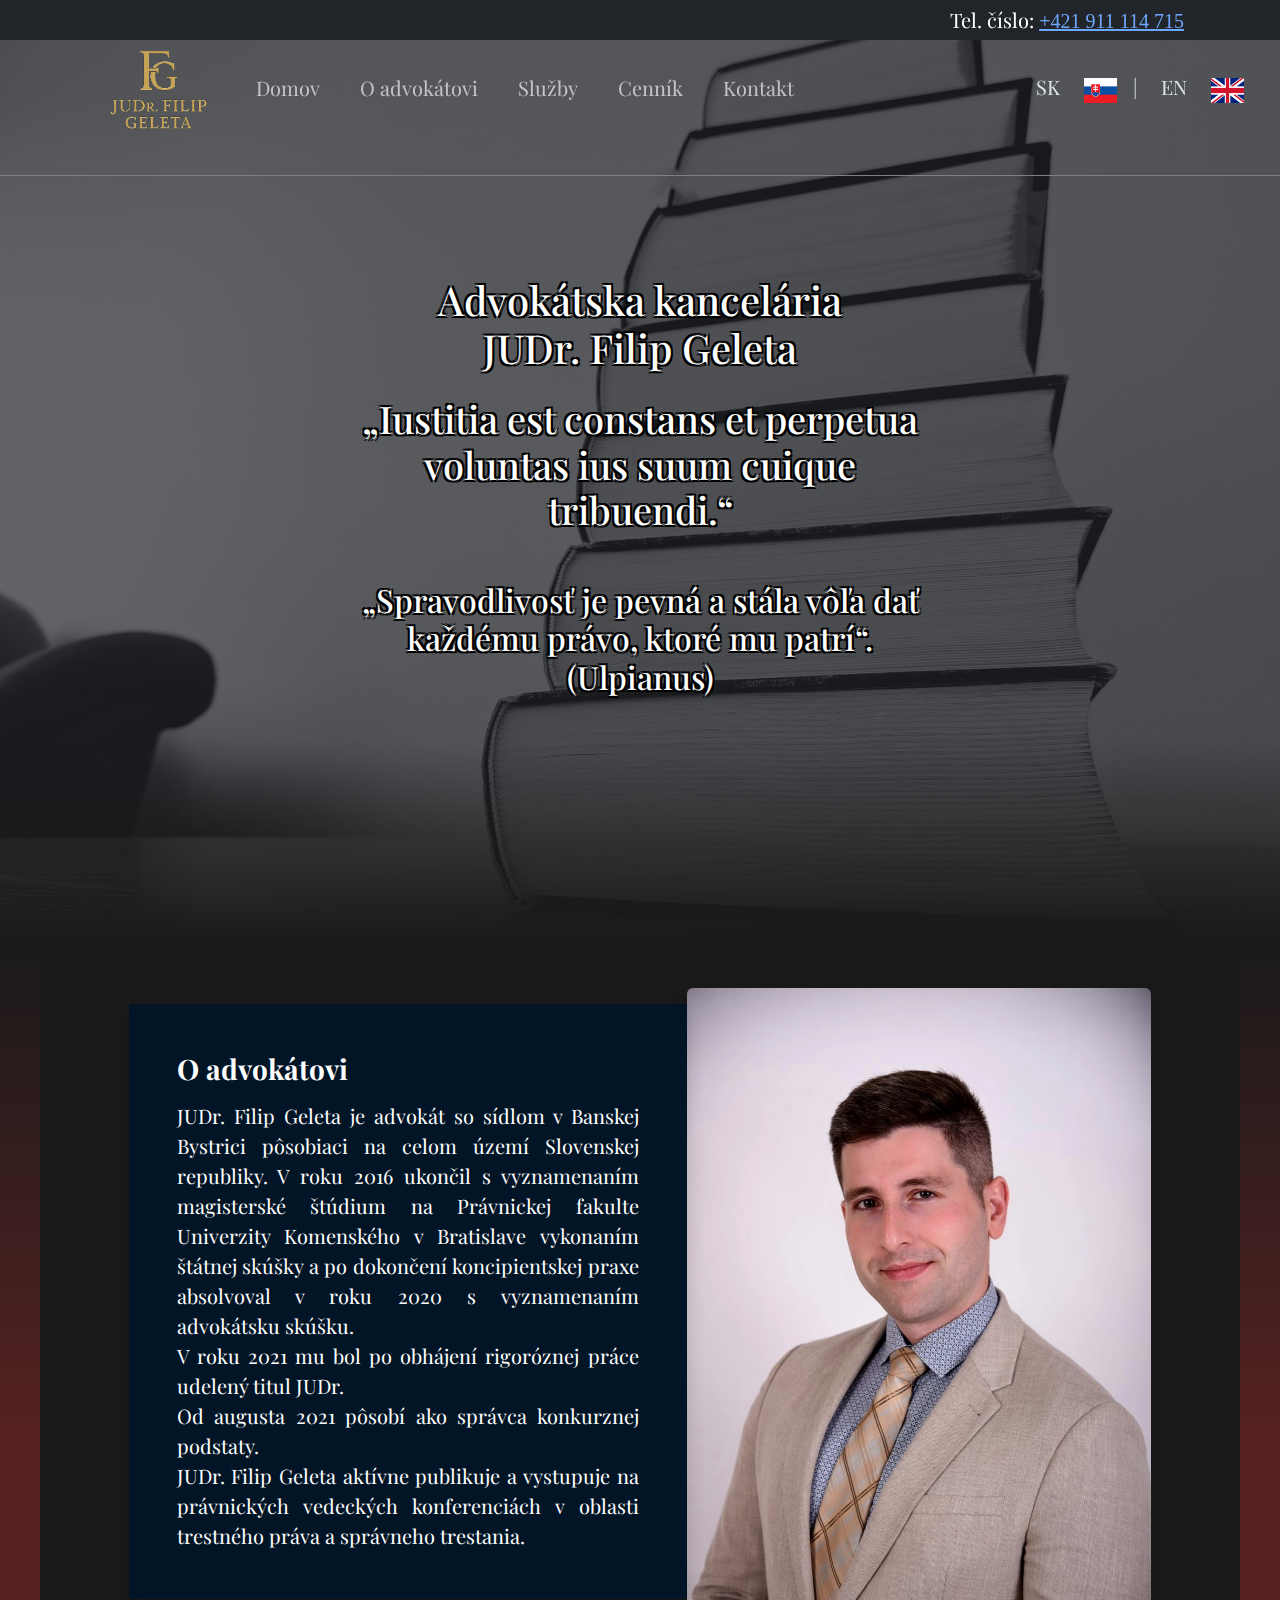
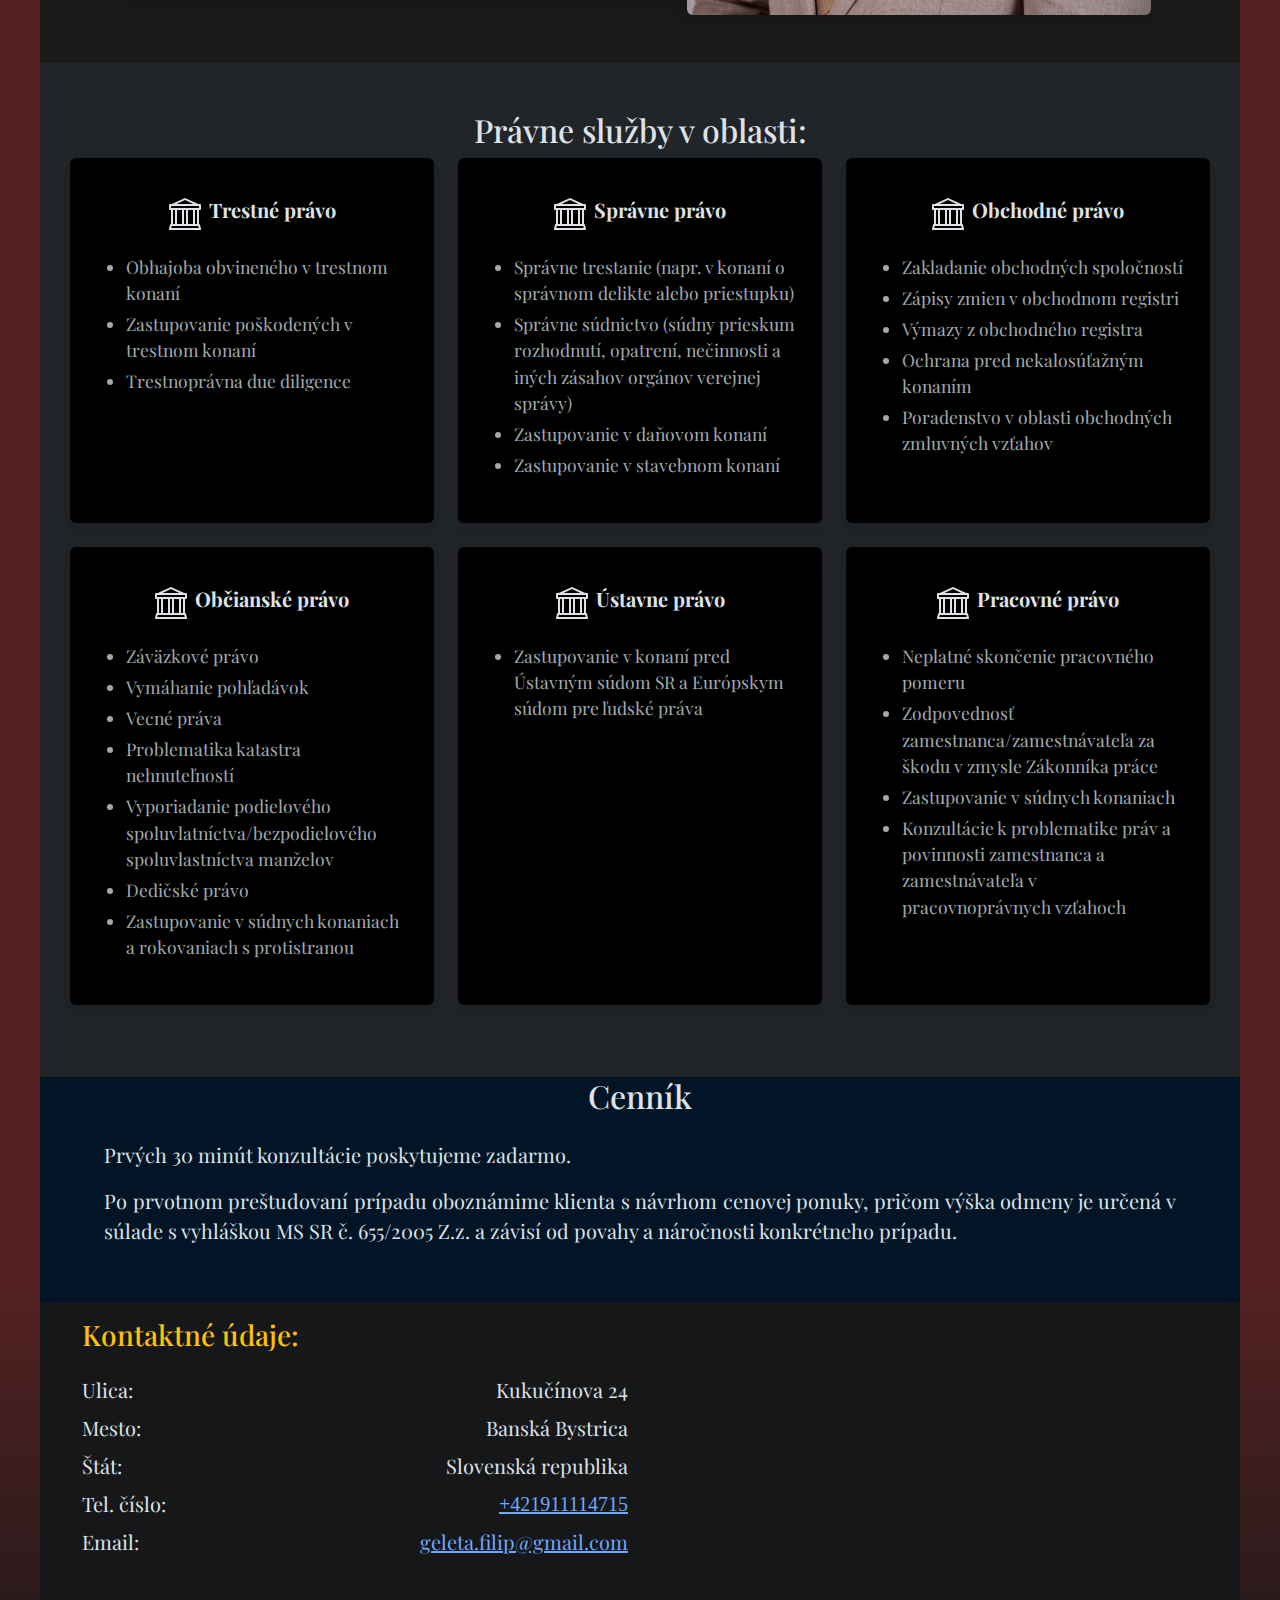
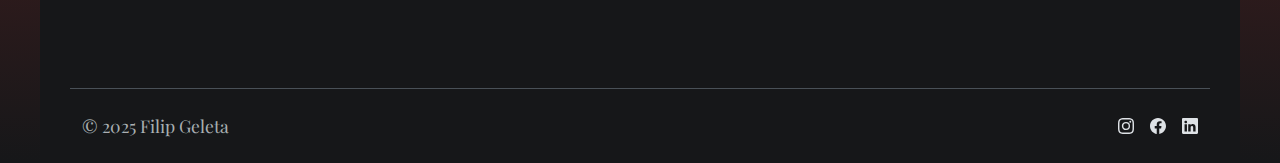
<file: index.html>
<!doctype html>
<html lang="sk">

<head>
  <meta charset="utf-8">
  <meta name="viewport" content="width=device-width, initial-scale=1">
  <meta name="description" content="JUDr. Filip Geleta poskytuje právne služby v Banskej Bystrici a v Martine najmä v oblasti trestného práva, správneho práva, obchodného práva a občianskeho práva.">
  <meta name="keywords" content="advokát, advokátska kancelária, právne služby, JUDr. Filip Geleta, Banská Bystrica, trestné právo, správne právo">
  <title>Advokát JUDr. Filip Geleta | Banská Bystrica | Martin</title>
  <link href="https://cdn.jsdelivr.net/npm/bootstrap@5.3.3/dist/css/bootstrap.min.css" rel="stylesheet"
    integrity="sha384-QWTKZyjpPEjISv5WaRU9OFeRpok6YctnYmDr5pNlyT2bRjXh0JMhjY6hW+ALEwIH" crossorigin="anonymous">
  <link href="https://fonts.googleapis.com/css2?family=Playfair+Display:ital,wght@0,400..900;1,400..900&display=swap"
    rel="stylesheet">

  <link rel="stylesheet" href="./src/css/styles.css">
  <script src="./src/js/script.js"></script>
  <script type="application/ld+json">
{
  "@context": "https://schema.org",
  "@type": "Organization",
  "name": "JUDr. Filip Geleta",
  "url": "https://www.akgeleta.sk/",
  "logo": "https://www.akgeleta.sk/public/assets/images/LogoFilip"
}
</script>

</head>

<body data-bs-theme="dark">
  <div id="top-banner" class="top-banner">
    <span>Tel. číslo: <a href="tel:+421911114715" style="font-family: Times New Roman;">+421 911 114 715 </a></span>
  </div>
  <div id="navbar-placeholder"></div>

  <section id="hero" class="hero-section">
    <img class="hero-media" src="./public/assets/images/Hero-bg.jpg" alt="Hero image">

    <div class="hero-text">
      <div class="hero-text-inner">
        <h1 class="hero-name pb-3 playfair-font">Advokátska kancelária<br> JUDr. Filip Geleta</h1>
        <h1 class="starting_phrase_latin playfair-font sm-font mt-5 sm-hide">„Iustitia est constans et perpetua voluntas
          ius suum cuique tribuendi.“</h1>
        <h2 class="starting_phrase_normal playfair-font sm-font mt-5 sm-hide">„Spravodlivosť je pevná a stála vôľa dať
          každému právo, ktoré mu patrí“.<br>(Ulpianus)</h2>
      </div>
    </div>
  </section>

  <div class="vertical-line-wrapper position-relative">
    <span class="border-line border-line-left"></span>
    <span class="border-line border-line-right"></span>

    <div style="background-color: #1a1a1a; padding: 3rem 0;">
      <section id="about-us" class="sections-width section-scroll">
        <div class="container">
          <div class="row align-items-center justify-content-center g-0">

            <!-- Text Block -->
            <div class="col-lg-6 position-relative">
              <div class="bg-dark-red text-white p-5 shadow me-lg-n5">
                <h3 class="fw-bold mb-3">O advokátovi</h3>
                <p class="mb-0 text-justify sm-alignment-left sm-font-about" >
                  JUDr. Filip Geleta je advokát so sídlom v Banskej Bystrici pôsobiaci na celom území Slovenskej
                  republiky. V roku 2016 ukončil s vyznamenaním magisterské štúdium na Právnickej fakulte Univerzity
                  Komenského v Bratislave vykonaním štátnej skúšky a po dokončení koncipientskej praxe absolvoval v roku
                  2020 s vyznamenaním advokátsku skúšku.
                  <br>V roku 2021 mu bol po obhájení rigoróznej práce udelený titul JUDr. <br>Od augusta 2021 pôsobí ako
                  správca konkurznej podstaty.
                  <br>JUDr. Filip Geleta aktívne publikuje a vystupuje na právnických vedeckých konferenciách v oblasti
                  trestného práva a správneho trestania.
                </p>
              </div>
            </div>

            <!-- Image Block -->
            <div class="col-lg-5 mt-4 mt-lg-0 ">
              <img src="./public/assets/images/Profile.jpg" alt="Profile image" class="img-fluid shadow rounded">
            </div>

          </div>
        </div>
      </section>
    </div>



    <section id="services" class="sections-width my-5 section-scroll">
      <div class="text-center">
        <h2>Právne služby v oblasti:</h2>
      </div>

      <div class="container container-services">
        <div class="row justify-content-center">

          <!-- Trestné -->
          <div class="col-lg-4 col-md-6 mb-4 col-sm-12 ">
            <div class="card h-100 text-center p-4 border-0 shadow service-item bg-black">
              <div class="mb-3">
                <i class="bi bi-briefcase fs-1 text-primary"></i>
              </div>
              <div class="d-flex align-items-center justify-content-center gap-2 mb-2">
                <svg xmlns="http://www.w3.org/2000/svg" width="32" height="32" fill="currentColor" class="bi bi-bank "
                  viewBox="0 0 16 16">
                  <path
                    d="m8 0 6.61 3h.89a.5.5 0 0 1 .5.5v2a.5.5 0 0 1-.5.5H15v7a.5.5 0 0 1 .485.38l.5 2a.498.498 0 0 1-.485.62H.5a.498.498 0 0 1-.485-.62l.5-2A.5.5 0 0 1 1 13V6H.5a.5.5 0 0 1-.5-.5v-2A.5.5 0 0 1 .5 3h.89zM3.777 3h8.447L8 1zM2 6v7h1V6zm2 0v7h2.5V6zm3.5 0v7h1V6zm2 0v7H12V6zM13 6v7h1V6zm2-1V4H1v1zm-.39 9H1.39l-.25 1h13.72z" />
                </svg>


                <h1 class="h5 fw-bold">Trestné právo</h1>
              </div>
              <ul class="small text-start text-muted">
                <li>Obhajoba obvineného v trestnom konaní</li>
                <li>Zastupovanie poškodených v trestnom konaní</li>
                <li>Trestnoprávna due diligence</li>
              </ul>
            </div>
          </div>

          <!--Správne-->
          <div class="col-lg-4 col-md-6 mb-4 col-sm-12 ">
            <div class="card h-100 text-center p-4 border-0 shadow service-item bg-black">
              <div class="mb-3">
                <i class="bi bi-briefcase fs-1 text-primary"></i>
              </div>
              <div class="d-flex align-items-center justify-content-center gap-2 mb-2">
                <svg xmlns="http://www.w3.org/2000/svg" width="32" height="32" fill="currentColor" class="bi bi-bank "
                  viewBox="0 0 16 16">
                  <path
                    d="m8 0 6.61 3h.89a.5.5 0 0 1 .5.5v2a.5.5 0 0 1-.5.5H15v7a.5.5 0 0 1 .485.38l.5 2a.498.498 0 0 1-.485.62H.5a.498.498 0 0 1-.485-.62l.5-2A.5.5 0 0 1 1 13V6H.5a.5.5 0 0 1-.5-.5v-2A.5.5 0 0 1 .5 3h.89zM3.777 3h8.447L8 1zM2 6v7h1V6zm2 0v7h2.5V6zm3.5 0v7h1V6zm2 0v7H12V6zM13 6v7h1V6zm2-1V4H1v1zm-.39 9H1.39l-.25 1h13.72z" />
                </svg>

                <h1 class="h5 fw-bold">Správne právo</h1>
              </div>
              <ul class="small text-start text-muted">
                <li>Správne trestanie (napr. v konaní o správnom delikte alebo priestupku)</li>
                <li>Správne súdnictvo (súdny prieskum rozhodnutí, opatrení, nečinnosti a iných zásahov orgánov verejnej
                  správy)</li>
                <li>Zastupovanie v daňovom konaní</li>
                <li>Zastupovanie v stavebnom konaní</li>
              </ul>

            </div>
          </div>

          <div class="col-lg-4 col-md-6 mb-4 col-sm-12 ">
            <div class="card h-100 text-center p-4 border-0 shadow service-item bg-black">
              <div class="mb-3">
                <i class="bi bi-briefcase fs-1 text-primary"></i>
              </div>
              <div class="d-flex align-items-center justify-content-center gap-2 mb-2">
                <svg xmlns="http://www.w3.org/2000/svg" width="32" height="32" fill="currentColor" class="bi bi-bank "
                  viewBox="0 0 16 16">
                  <path
                    d="m8 0 6.61 3h.89a.5.5 0 0 1 .5.5v2a.5.5 0 0 1-.5.5H15v7a.5.5 0 0 1 .485.38l.5 2a.498.498 0 0 1-.485.62H.5a.498.498 0 0 1-.485-.62l.5-2A.5.5 0 0 1 1 13V6H.5a.5.5 0 0 1-.5-.5v-2A.5.5 0 0 1 .5 3h.89zM3.777 3h8.447L8 1zM2 6v7h1V6zm2 0v7h2.5V6zm3.5 0v7h1V6zm2 0v7H12V6zM13 6v7h1V6zm2-1V4H1v1zm-.39 9H1.39l-.25 1h13.72z" />
                </svg>


                <h1 class="h5 fw-bold">Obchodné právo</h1>
              </div>
              <ul class="small text-start text-muted">
                <li>Zakladanie obchodných spoločností</li>
                <li>Zápisy zmien v obchodnom registri</li>
                <li>Výmazy z obchodného registra</li>
                <li>Ochrana pred nekalosúťažným konaním</li>
                <li>Poradenstvo v oblasti obchodných zmluvných vzťahov</li>
              </ul>

            </div>
          </div>

          <!-- Druhý riadok -->
          <div class="col-lg-4 col-md-6 mb-4 col-sm-12 ">
            <div class="card h-100 text-center p-4 border-0 shadow service-item bg-black">
              <div class="mb-3">
                <i class="bi bi-briefcase fs-1 text-primary"></i>
              </div>
              <div class="d-flex align-items-center justify-content-center gap-2 mb-2">
                <svg xmlns="http://www.w3.org/2000/svg" width="32" height="32" fill="currentColor" class="bi bi-bank "
                  viewBox="0 0 16 16">
                  <path
                    d="m8 0 6.61 3h.89a.5.5 0 0 1 .5.5v2a.5.5 0 0 1-.5.5H15v7a.5.5 0 0 1 .485.38l.5 2a.498.498 0 0 1-.485.62H.5a.498.498 0 0 1-.485-.62l.5-2A.5.5 0 0 1 1 13V6H.5a.5.5 0 0 1-.5-.5v-2A.5.5 0 0 1 .5 3h.89zM3.777 3h8.447L8 1zM2 6v7h1V6zm2 0v7h2.5V6zm3.5 0v7h1V6zm2 0v7H12V6zM13 6v7h1V6zm2-1V4H1v1zm-.39 9H1.39l-.25 1h13.72z" />
                </svg>
                <h1 class="h5 fw-bold">Občianské právo</h1>
              </div>
              <ul class="small text-start text-muted">
                <li>Záväzkové právo</li>
                <li>Vymáhanie pohľadávok</li>
                <li>Vecné práva</li>
                <li>Problematika katastra nehnuteľností</li>
                <li>Vyporiadanie podielového spoluvlatníctva/bezpodielového spoluvlastníctva manželov</li>
                <li>Dedičské právo</li>
                <li>Zastupovanie v súdnych konaniach a rokovaniach s protistranou</li>
              </ul>

            </div>
          </div>

          <div class="col-lg-4 col-md-6 mb-4 col-sm-12 ">
            <div class="card h-100 text-center p-4 border-0 shadow service-item bg-black">
              <div class="mb-3">
                <i class="bi,, bi-briefcase fs-1 text-primary"></i>
              </div>
              <div class="d-flex align-items-center justify-content-center gap-2 mb-2">
                <svg xmlns="http://www.w3.org/2000/svg" width="32" height="32" fill="currentColor" class="bi bi-bank "
                  viewBox="0 0 16 16">
                  <path
                    d="m8 0 6.61 3h.89a.5.5 0 0 1 .5.5v2a.5.5 0 0 1-.5.5H15v7a.5.5 0 0 1 .485.38l.5 2a.498.498 0 0 1-.485.62H.5a.498.498 0 0 1-.485-.62l.5-2A.5.5 0 0 1 1 13V6H.5a.5.5 0 0 1-.5-.5v-2A.5.5 0 0 1 .5 3h.89zM3.777 3h8.447L8 1zM2 6v7h1V6zm2 0v7h2.5V6zm3.5 0v7h1V6zm2 0v7H12V6zM13 6v7h1V6zm2-1V4H1v1zm-.39 9H1.39l-.25 1h13.72z" />
                </svg>
                <h1 class="h5 fw-bold">Ústavne právo</h1>
              </div>
              <ul class="small text-start text-muted">
                <li>Zastupovanie v konaní pred Ústavným súdom SR a Európskym súdom pre ľudské práva</li>

              </ul>

            </div>
          </div>

          <div class="col-lg-4 col-md-6 mb-4 col-sm-12 ">
            <div class="card h-100 text-center p-4 border-0 shadow service-item bg-black">
              <div class="mb-3">
                <i class="bi bi-briefcase fs-1 text-primary"></i>
              </div>
              <div class="d-flex align-items-center justify-content-center gap-2 mb-2">
                <svg xmlns="http://www.w3.org/2000/svg" width="32" height="32" fill="currentColor" class="bi bi-bank "
                  viewBox="0 0 16 16">
                  <path
                    d="m8 0 6.61 3h.89a.5.5 0 0 1 .5.5v2a.5.5 0 0 1-.5.5H15v7a.5.5 0 0 1 .485.38l.5 2a.498.498 0 0 1-.485.62H.5a.498.498 0 0 1-.485-.62l.5-2A.5.5 0 0 1 1 13V6H.5a.5.5 0 0 1-.5-.5v-2A.5.5 0 0 1 .5 3h.89zM3.777 3h8.447L8 1zM2 6v7h1V6zm2 0v7h2.5V6zm3.5 0v7h1V6zm2 0v7H12V6zM13 6v7h1V6zm2-1V4H1v1zm-.39 9H1.39l-.25 1h13.72z" />
                </svg>
                <h1 class="h5 fw-bold">Pracovné právo</h1>
              </div>
              <ul class="small text-start text-muted">
                <li>Neplatné skončenie pracovného pomeru</li>
                <li>Zodpovednosť zamestnanca/zamestnávateľa za škodu v zmysle Zákonníka práce</li>
                <li>Zastupovanie v súdnych konaniach</li>
                <li>Konzultácie k problematike práv a povinnosti zamestnanca a zamestnávateľa v pracovnoprávnych
                  vzťahoch</li>
              </ul>

            </div>
          </div>

        </div>

      </div>
    </section>
    <div class="bg-dark-red" style="padding-bottom: 0.5rem;">
      <section id="pricing" class="sections-width my-5 section-scroll">
        <div class="text-center">
          <h2 class="mb-4">Cenník</h2>
        </div>
        <div class="mx-lg-5 px-3 font-20">
          <p>Prvých 30 minút konzultácie poskytujeme zadarmo.</p>
          <p class="mt-3" style="text-align: justify;"> Po prvotnom preštudovaní prípadu oboznámime klienta s návrhom
            cenovej ponuky, pričom výška odmeny je určená v súlade s vyhláškou MS SR č. 655/2005 Z.z. a závisí od povahy
            a náročnosti konkrétneho prípadu.</p>
        </div>
      </section>
    </div>


  

  <section id="footer" class="bg-secondary-subtle section-scroll" style=>
    <div id="footer-placeholder"></div>
  </section>
  </div>
  <script src="https://cdn.jsdelivr.net/npm/bootstrap@5.3.3/dist/js/bootstrap.bundle.min.js"
    integrity="sha384-YvpcrYf0tY3lHB60NNkmXc5s9fDVZLESaAA55NDzOxhy9GkcIdslK1eN7N6jIeHz"
    crossorigin="anonymous"></script>

</body>

</html>
</file>
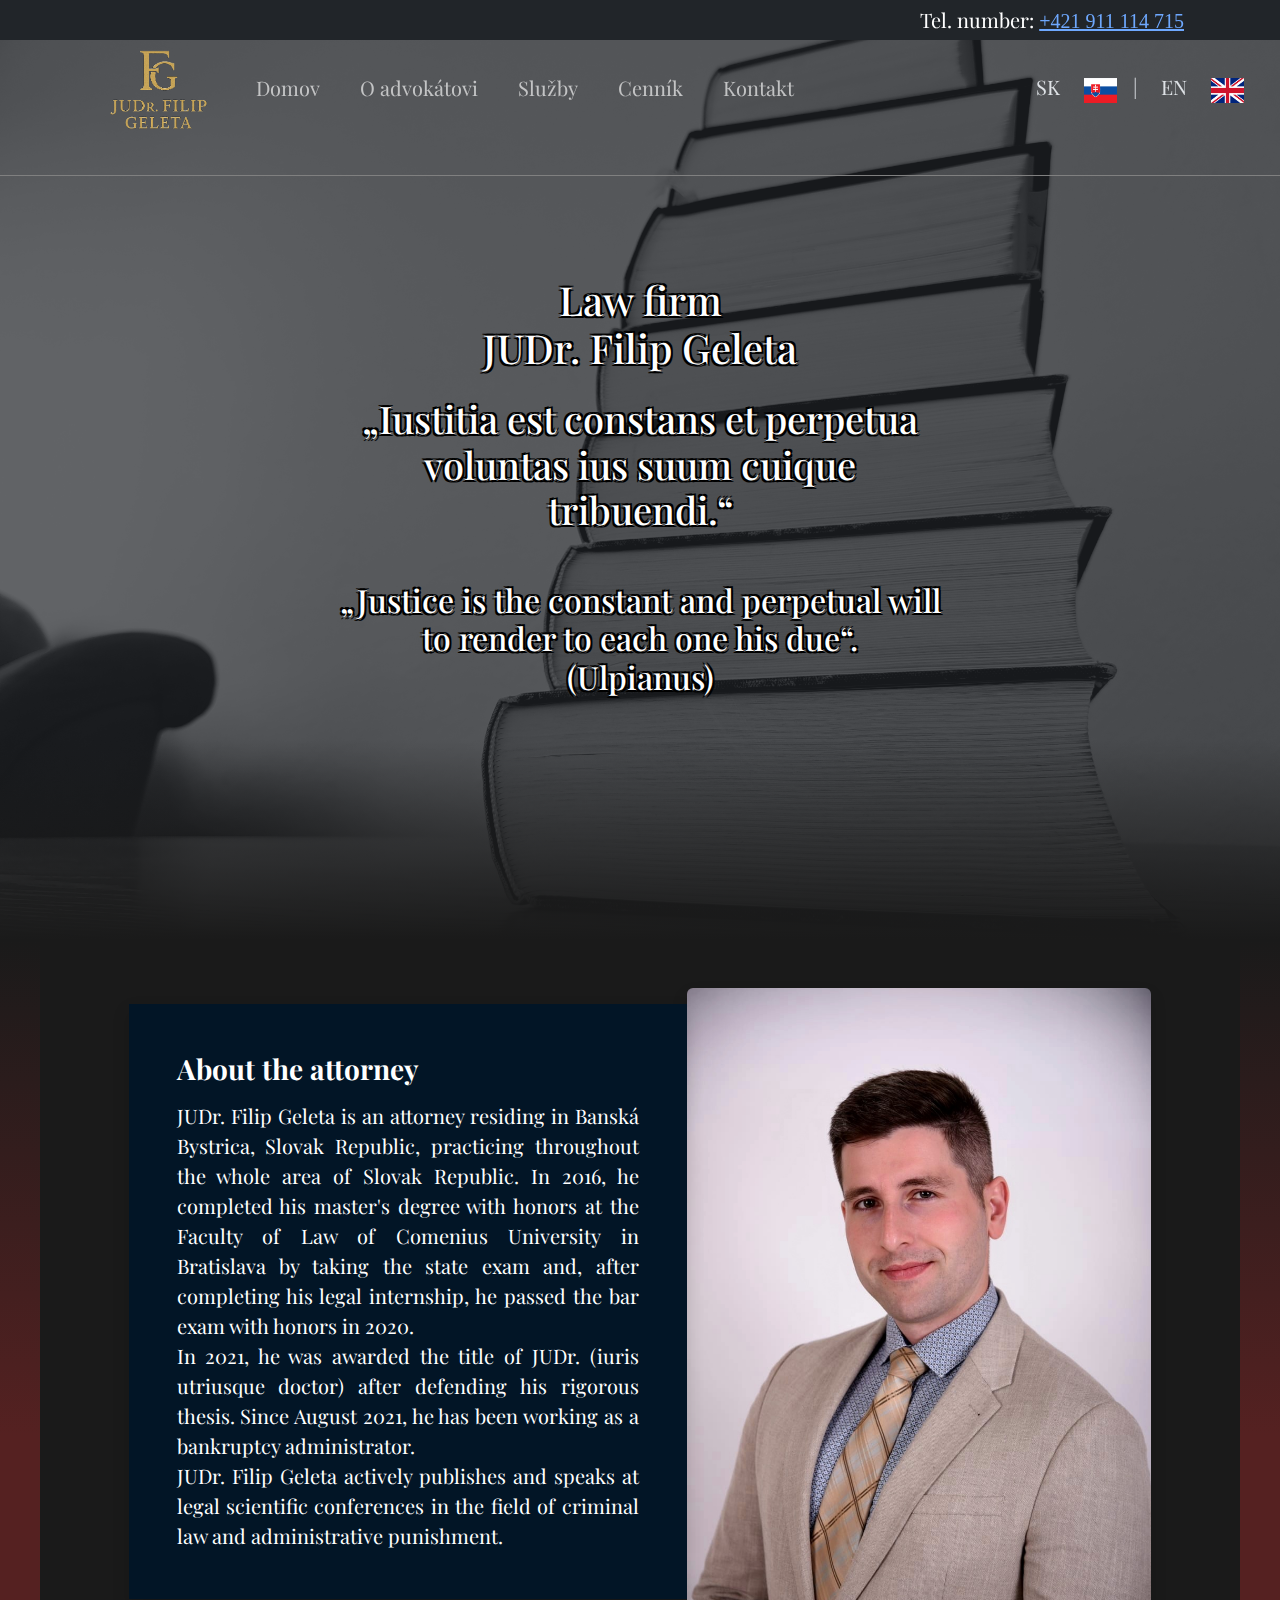
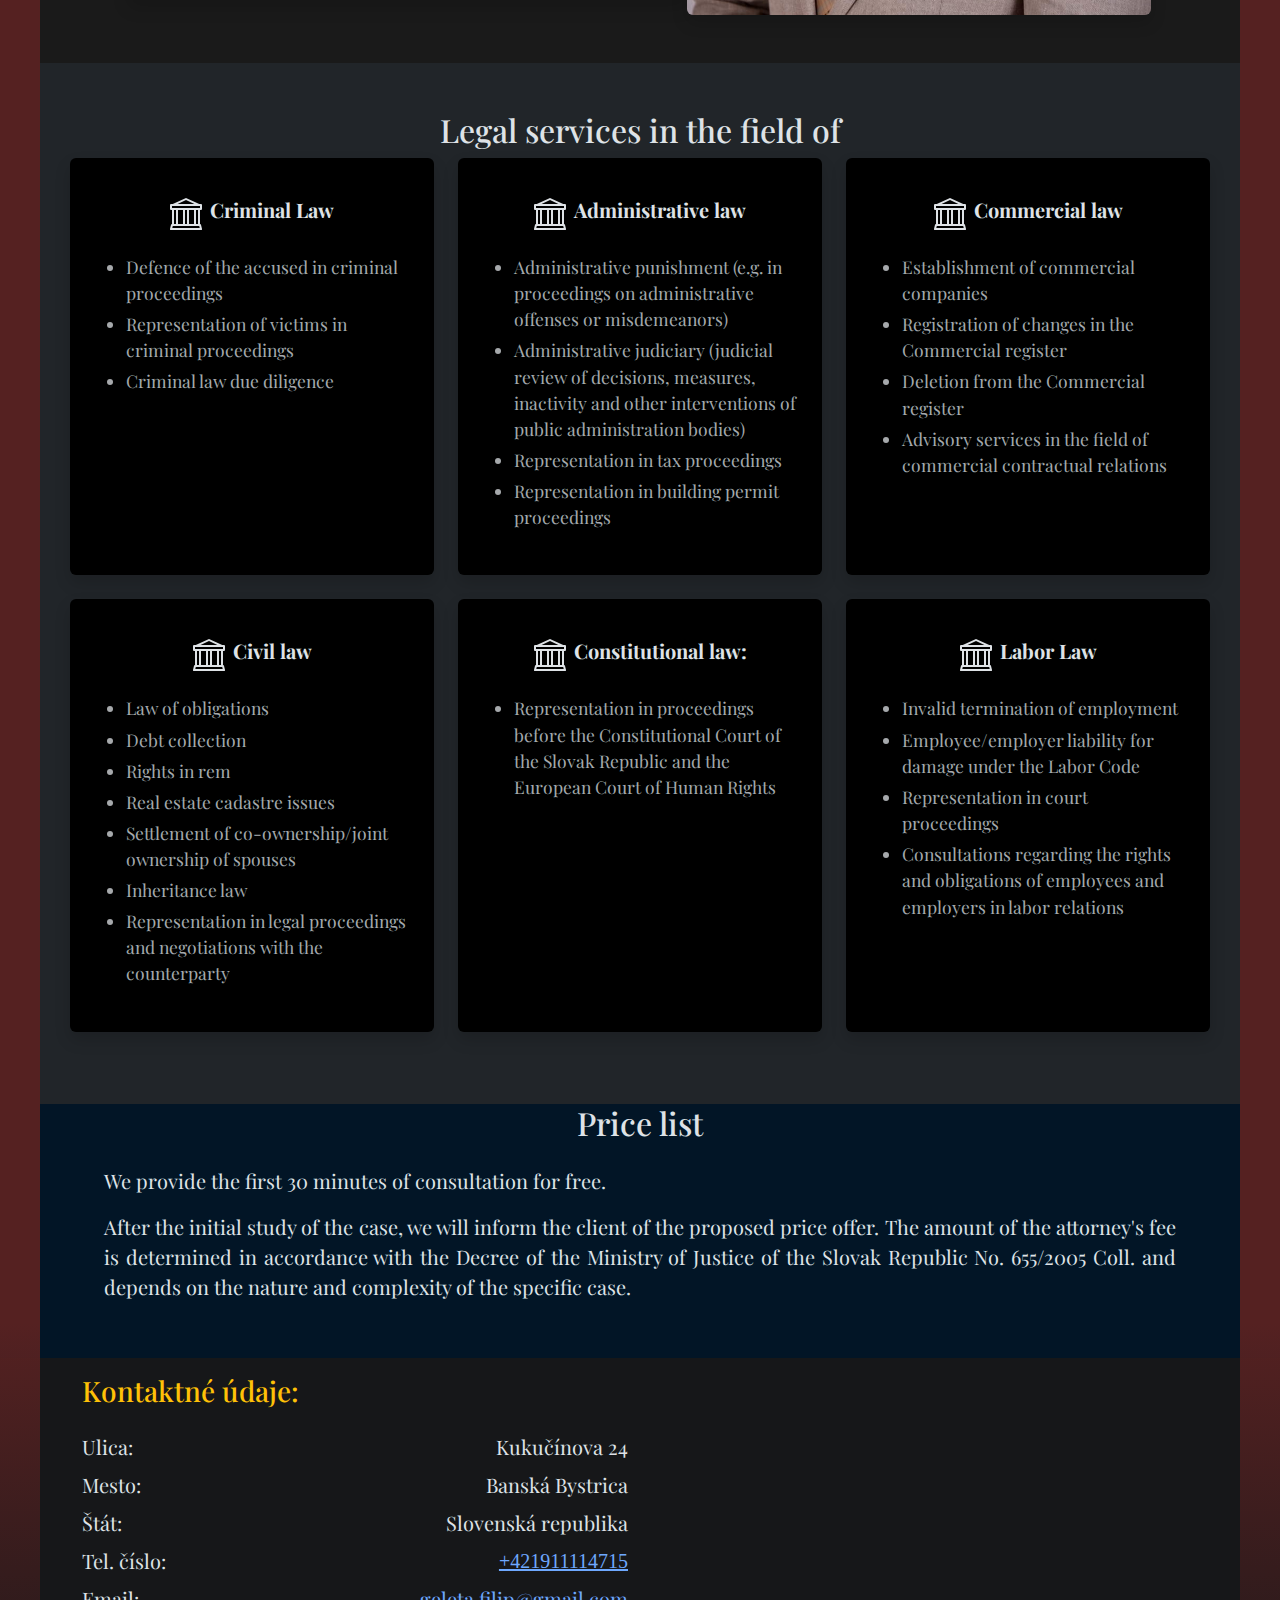
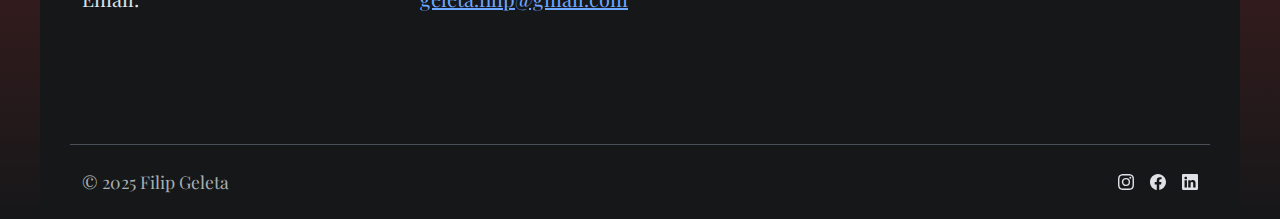
<file: En.html>
<!doctype html>
<html lang="en">

<head>
  <meta charset="utf-8">
  <meta name="viewport" content="width=device-width, initial-scale=1">
  <meta name="description" content="JUDr. Filip Geleta poskytuje právne služby v Banskej Bystrici a v Martine najmä v oblasti trestného práva, správneho práva, obchodného práva a občianskeho práva.">
  <meta name="keywords" content="advokát, advokátska kancelária, právne služby, JUDr. Filip Geleta, Banská Bystrica, trestné právo, správne právo">
  <title>Advokát JUDr. Filip Geleta | Banská Bystrica | Martin</title>
  <link href="https://cdn.jsdelivr.net/npm/bootstrap@5.3.3/dist/css/bootstrap.min.css" rel="stylesheet"
    integrity="sha384-QWTKZyjpPEjISv5WaRU9OFeRpok6YctnYmDr5pNlyT2bRjXh0JMhjY6hW+ALEwIH" crossorigin="anonymous">
  <link href="https://fonts.googleapis.com/css2?family=Playfair+Display:ital,wght@0,400..900;1,400..900&display=swap"
    rel="stylesheet">
  <link rel="stylesheet" href="./src/css/styles.css">
  <script src="./src/js/script.js"></script>
  <script type="application/ld+json">
{
  "@context": "https://schema.org",
  "@type": "Organization",
  "name": "JUDr. Filip Geleta",
  "url": "https://www.akgeleta.sk/",
  "logo": "https://www.akgeleta.sk/public/assets/images/LogoFilip",
  
}
</script>
</head>

<body data-bs-theme="dark">
  <div id="top-banner" class="top-banner">
    <span >Tel. number: <a href="tel:+421911114715" style="font-family: Times New Roman;">+421 911 114 715 </a></span>
  </div>
  <div id="navbar-placeholder"></div>

  <section id="hero" class="hero-section">
    <img class="hero-media" src="./public/assets/images/Hero-bg.jpg" alt="Hero image">

    <div class="hero-text">
      <div class="hero-text-inner">
        <h1 class="hero-name pb-3 playfair-font">Law firm <br> JUDr. Filip Geleta</h1>
        <h1 class="starting_phrase_latin playfair-font sm-font mt-5 sm-hide">„Iustitia est constans et perpetua voluntas
          ius suum cuique tribuendi.“</h1>
        <h2 class="starting_phrase_normal playfair-font sm-font mt-5 sm-hide">„Justice is the constant and perpetual will to render to each one his due“.<br>(Ulpianus)</h2>
      </div>
    </div>
  </section>

  <div class="vertical-line-wrapper position-relative">
    <span class="border-line border-line-left" ></span>
    <span class="border-line border-line-right"></span>

<div style="background-color: #1a1a1a; padding: 3rem 0;">
  <section id="about-us" class="sections-width section-scroll">
    <div class="container">
      <div class="row align-items-center justify-content-center g-0">
        
        <!-- Text Block -->
        <div class="col-lg-6 position-relative">
          <div class="bg-dark-red text-white p-5 shadow me-lg-n5">
            <h3 class="fw-bold mb-3">About the attorney</h3>
            <p class="mb-0 text-justify sm-alignment-left sm-font-about">
              JUDr. Filip Geleta is an attorney residing in Banská Bystrica, Slovak Republic, practicing throughout the whole area of Slovak Republic. In 2016, he completed his master's degree with honors at the Faculty of Law of Comenius University in Bratislava by taking the state exam and, after completing his legal internship, he passed the bar exam with honors in 2020. 
              <br>In 2021, he was awarded the title of JUDr. (iuris utriusque doctor) after defending his rigorous thesis. Since August 2021, he has been working as a bankruptcy administrator. 
              <br>JUDr. Filip Geleta actively publishes and speaks at legal scientific conferences in the field of criminal law and administrative punishment.
            </p>
          </div>
        </div>

        <!-- Image Block -->
        <div class="col-lg-5 mt-4 mt-lg-0 ">
          <img src="./public/assets/images/Profile.jpg" alt="Profile image" class="img-fluid shadow rounded">
        </div>

      </div>
    </div>
  </section>
</div>



    <section id="services" class="sections-width my-5 section-scroll">
      <div class="text-center">
        <h2>Legal services in the field of</h2>
      </div>

      <div class="container container-services">
        <div class="row justify-content-center">
          
          <!-- Trestné -->
          <div class="col-lg-4 col-md-6 mb-4 col-sm-12 ">
            <div class="card h-100 text-center p-4 border-0 shadow service-item bg-black">
              <div class="mb-3">
                <i class="bi bi-briefcase fs-1 text-primary"></i>
              </div>
              <div class="d-flex align-items-center justify-content-center gap-2 mb-2">
                <svg xmlns="http://www.w3.org/2000/svg" width="32" height="32" fill="currentColor" class="bi bi-bank " viewBox="0 0 16 16">
                  <path d="m8 0 6.61 3h.89a.5.5 0 0 1 .5.5v2a.5.5 0 0 1-.5.5H15v7a.5.5 0 0 1 .485.38l.5 2a.498.498 0 0 1-.485.62H.5a.498.498 0 0 1-.485-.62l.5-2A.5.5 0 0 1 1 13V6H.5a.5.5 0 0 1-.5-.5v-2A.5.5 0 0 1 .5 3h.89zM3.777 3h8.447L8 1zM2 6v7h1V6zm2 0v7h2.5V6zm3.5 0v7h1V6zm2 0v7H12V6zM13 6v7h1V6zm2-1V4H1v1zm-.39 9H1.39l-.25 1h13.72z"/>
                </svg>
                

                <h1 class="h5 fw-bold">Criminal Law</h1>
              </div>
              <ul class="small text-start text-muted">
                <li>Defence of the accused in criminal proceedings</li>
                <li>Representation of victims in criminal proceedings</li>
                <li>Criminal law due diligence</li>
              </ul>
            </div>
          </div>

          <!--Správne-->
          <div class="col-lg-4 col-md-6 mb-4 col-sm-12 ">
            <div class="card h-100 text-center p-4 border-0 shadow service-item bg-black">
              <div class="mb-3">
                <i class="bi bi-briefcase fs-1 text-primary"></i>
              </div>
              <div class="d-flex align-items-center justify-content-center gap-2 mb-2">
                <svg xmlns="http://www.w3.org/2000/svg" width="32" height="32" fill="currentColor" class="bi bi-bank " viewBox="0 0 16 16">
                  <path d="m8 0 6.61 3h.89a.5.5 0 0 1 .5.5v2a.5.5 0 0 1-.5.5H15v7a.5.5 0 0 1 .485.38l.5 2a.498.498 0 0 1-.485.62H.5a.498.498 0 0 1-.485-.62l.5-2A.5.5 0 0 1 1 13V6H.5a.5.5 0 0 1-.5-.5v-2A.5.5 0 0 1 .5 3h.89zM3.777 3h8.447L8 1zM2 6v7h1V6zm2 0v7h2.5V6zm3.5 0v7h1V6zm2 0v7H12V6zM13 6v7h1V6zm2-1V4H1v1zm-.39 9H1.39l-.25 1h13.72z"/>
                </svg>
                
                <h1 class="h5 fw-bold">Administrative law</h1>
              </div>
              <ul class="small text-start text-muted">
                <li>Administrative punishment (e.g. in proceedings on administrative offenses or misdemeanors)</li>
                <li>Administrative judiciary (judicial review of decisions, measures, inactivity and other interventions of public administration bodies)</li>
                <li>Representation in tax proceedings</li>
                <li>Representation in building permit proceedings</li>
              </ul>
              
            </div>
          </div>

          <div class="col-lg-4 col-md-6 mb-4 col-sm-12 ">
            <div class="card h-100 text-center p-4 border-0 shadow service-item bg-black">
              <div class="mb-3">
                <i class="bi bi-briefcase fs-1 text-primary"></i>
              </div>
              <div class="d-flex align-items-center justify-content-center gap-2 mb-2">
                <svg xmlns="http://www.w3.org/2000/svg" width="32" height="32" fill="currentColor" class="bi bi-bank " viewBox="0 0 16 16">
                  <path d="m8 0 6.61 3h.89a.5.5 0 0 1 .5.5v2a.5.5 0 0 1-.5.5H15v7a.5.5 0 0 1 .485.38l.5 2a.498.498 0 0 1-.485.62H.5a.498.498 0 0 1-.485-.62l.5-2A.5.5 0 0 1 1 13V6H.5a.5.5 0 0 1-.5-.5v-2A.5.5 0 0 1 .5 3h.89zM3.777 3h8.447L8 1zM2 6v7h1V6zm2 0v7h2.5V6zm3.5 0v7h1V6zm2 0v7H12V6zM13 6v7h1V6zm2-1V4H1v1zm-.39 9H1.39l-.25 1h13.72z"/>
                </svg>
                

                <h1 class="h5 fw-bold">Commercial law</h1>
              </div>
              <ul class="small text-start text-muted">
                <li>Establishment of commercial companies</li>
                <li>Registration of changes in the Commercial register</li>
                <li>Deletion from the Commercial register</li>
                <li>Advisory services in the field of commercial contractual relations</li>
              </ul>
              
            </div>
          </div>

          <!-- Druhý riadok -->
          <div class="col-lg-4 col-md-6 mb-4 col-sm-12 ">
            <div class="card h-100 text-center p-4 border-0 shadow service-item bg-black">
              <div class="mb-3">
                <i class="bi bi-briefcase fs-1 text-primary"></i>
              </div>
              <div class="d-flex align-items-center justify-content-center gap-2 mb-2">
                <svg xmlns="http://www.w3.org/2000/svg" width="32" height="32" fill="currentColor" class="bi bi-bank " viewBox="0 0 16 16">
                  <path d="m8 0 6.61 3h.89a.5.5 0 0 1 .5.5v2a.5.5 0 0 1-.5.5H15v7a.5.5 0 0 1 .485.38l.5 2a.498.498 0 0 1-.485.62H.5a.498.498 0 0 1-.485-.62l.5-2A.5.5 0 0 1 1 13V6H.5a.5.5 0 0 1-.5-.5v-2A.5.5 0 0 1 .5 3h.89zM3.777 3h8.447L8 1zM2 6v7h1V6zm2 0v7h2.5V6zm3.5 0v7h1V6zm2 0v7H12V6zM13 6v7h1V6zm2-1V4H1v1zm-.39 9H1.39l-.25 1h13.72z"/>
                </svg>
                <h1 class="h5 fw-bold">Civil law</h1>
              </div>
              <ul class="small text-start text-muted">
                <li>Law of obligations</li>
                <li>Debt collection</li>
                <li>Rights in rem</li>
                <li>Real estate cadastre issues</li>
                <li>Settlement of co-ownership/joint ownership of spouses</li>
                <li>Inheritance law</li>
                <li>Representation in legal proceedings and negotiations with the counterparty</li>
              </ul>
              
            </div>
          </div>

          <div class="col-lg-4 col-md-6 mb-4 col-sm-12 ">
            <div class="card h-100 text-center p-4 border-0 shadow service-item bg-black">
              <div class="mb-3">
                <i class="bi,, bi-briefcase fs-1 text-primary"></i>
              </div>
              <div class="d-flex align-items-center justify-content-center gap-2 mb-2">
                <svg xmlns="http://www.w3.org/2000/svg" width="32" height="32" fill="currentColor" class="bi bi-bank " viewBox="0 0 16 16">
                  <path d="m8 0 6.61 3h.89a.5.5 0 0 1 .5.5v2a.5.5 0 0 1-.5.5H15v7a.5.5 0 0 1 .485.38l.5 2a.498.498 0 0 1-.485.62H.5a.498.498 0 0 1-.485-.62l.5-2A.5.5 0 0 1 1 13V6H.5a.5.5 0 0 1-.5-.5v-2A.5.5 0 0 1 .5 3h.89zM3.777 3h8.447L8 1zM2 6v7h1V6zm2 0v7h2.5V6zm3.5 0v7h1V6zm2 0v7H12V6zM13 6v7h1V6zm2-1V4H1v1zm-.39 9H1.39l-.25 1h13.72z"/>
                </svg>
                <h1 class="h5 fw-bold">Constitutional law:</h1>
              </div>
              <ul class="small text-start text-muted">
                <li>Representation in proceedings before the Constitutional Court of the Slovak Republic and the European Court of Human Rights</li>

              </ul>

            </div>
          </div>

          <div class="col-lg-4 col-md-6 mb-4 col-sm-12 ">
            <div class="card h-100 text-center p-4 border-0 shadow service-item bg-black">
              <div class="mb-3">
                <i class="bi bi-briefcase fs-1 text-primary"></i>
              </div>
              <div class="d-flex align-items-center justify-content-center gap-2 mb-2">
                <svg xmlns="http://www.w3.org/2000/svg" width="32" height="32" fill="currentColor" class="bi bi-bank " viewBox="0 0 16 16">
                  <path d="m8 0 6.61 3h.89a.5.5 0 0 1 .5.5v2a.5.5 0 0 1-.5.5H15v7a.5.5 0 0 1 .485.38l.5 2a.498.498 0 0 1-.485.62H.5a.498.498 0 0 1-.485-.62l.5-2A.5.5 0 0 1 1 13V6H.5a.5.5 0 0 1-.5-.5v-2A.5.5 0 0 1 .5 3h.89zM3.777 3h8.447L8 1zM2 6v7h1V6zm2 0v7h2.5V6zm3.5 0v7h1V6zm2 0v7H12V6zM13 6v7h1V6zm2-1V4H1v1zm-.39 9H1.39l-.25 1h13.72z"/>
                </svg>
                <h1 class="h5 fw-bold">Labor Law</h1>
              </div>
              <ul class="small text-start text-muted">
                <li>Invalid termination of employment</li>
                <li>Employee/employer liability for damage under the Labor Code</li>
                <li>Representation in court proceedings</li>
                <li>Consultations regarding the rights and obligations of employees and employers in labor relations</li>
              </ul>
              
            </div>
          </div>

        </div>

      </div>
    </section>
    <div class="bg-dark-red" style="padding-bottom: 0.5rem;">
      <section id="pricing" class="sections-width my-5 section-scroll">
        <div class="text-center">
          <h2 class="mb-4">Price list</h2>
        </div>
        <div class="mx-lg-5 px-3 font-20" >
          <p>We provide the first 30 minutes of consultation for free.</p>
          <p class="mt-3" style="text-align: justify;">After the initial study of the case, we will inform the client of the proposed price offer.
            The amount of the attorney's fee is determined in accordance with the Decree of the Ministry of Justice of the Slovak Republic No. 655/2005 Coll. and depends on the nature and complexity of the specific case.</p>
        </div>
      </section>
    </div>


  

  <section id="footer" class="bg-secondary-subtle section-scroll" style=>
    <div id="footer-placeholder"></div>
  </section>
</div>
  <script src="https://cdn.jsdelivr.net/npm/bootstrap@5.3.3/dist/js/bootstrap.bundle.min.js"
    integrity="sha384-YvpcrYf0tY3lHB60NNkmXc5s9fDVZLESaAA55NDzOxhy9GkcIdslK1eN7N6jIeHz"
    crossorigin="anonymous"></script>

</body>

</html>
</file>
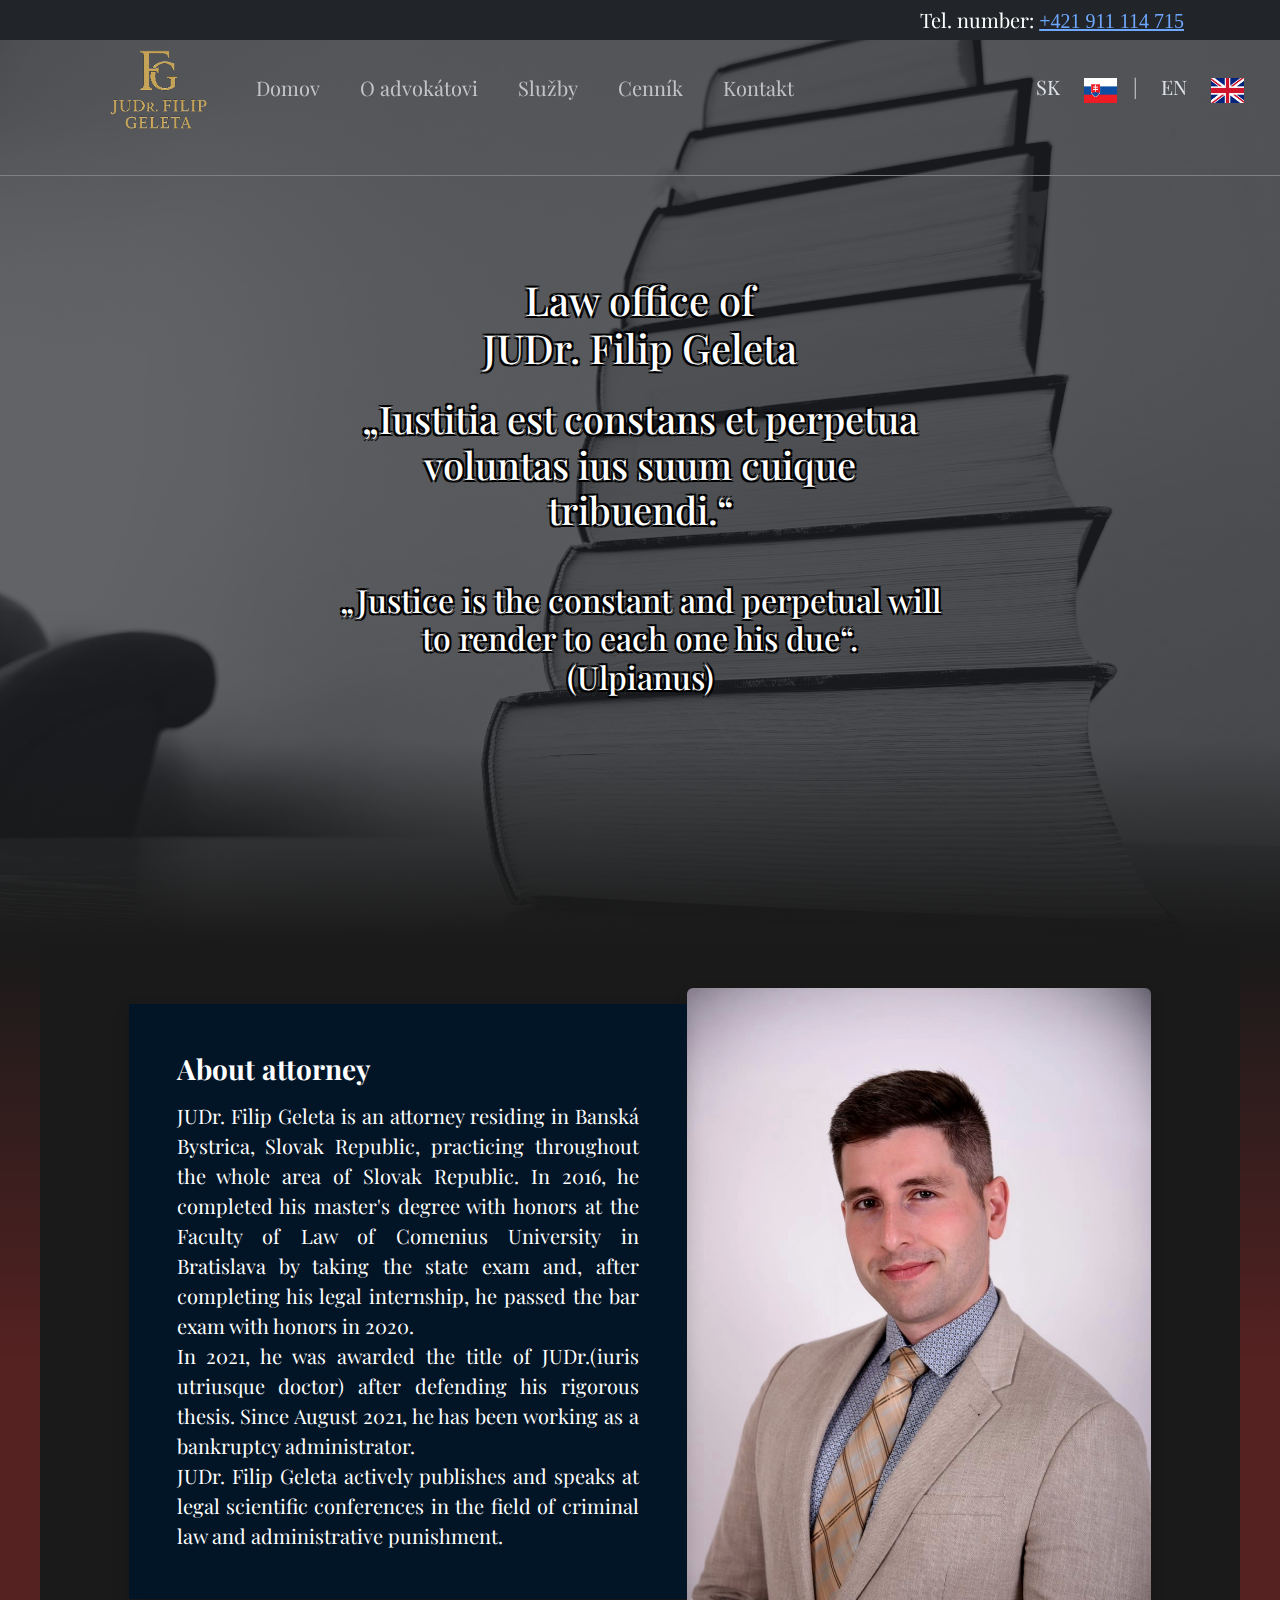
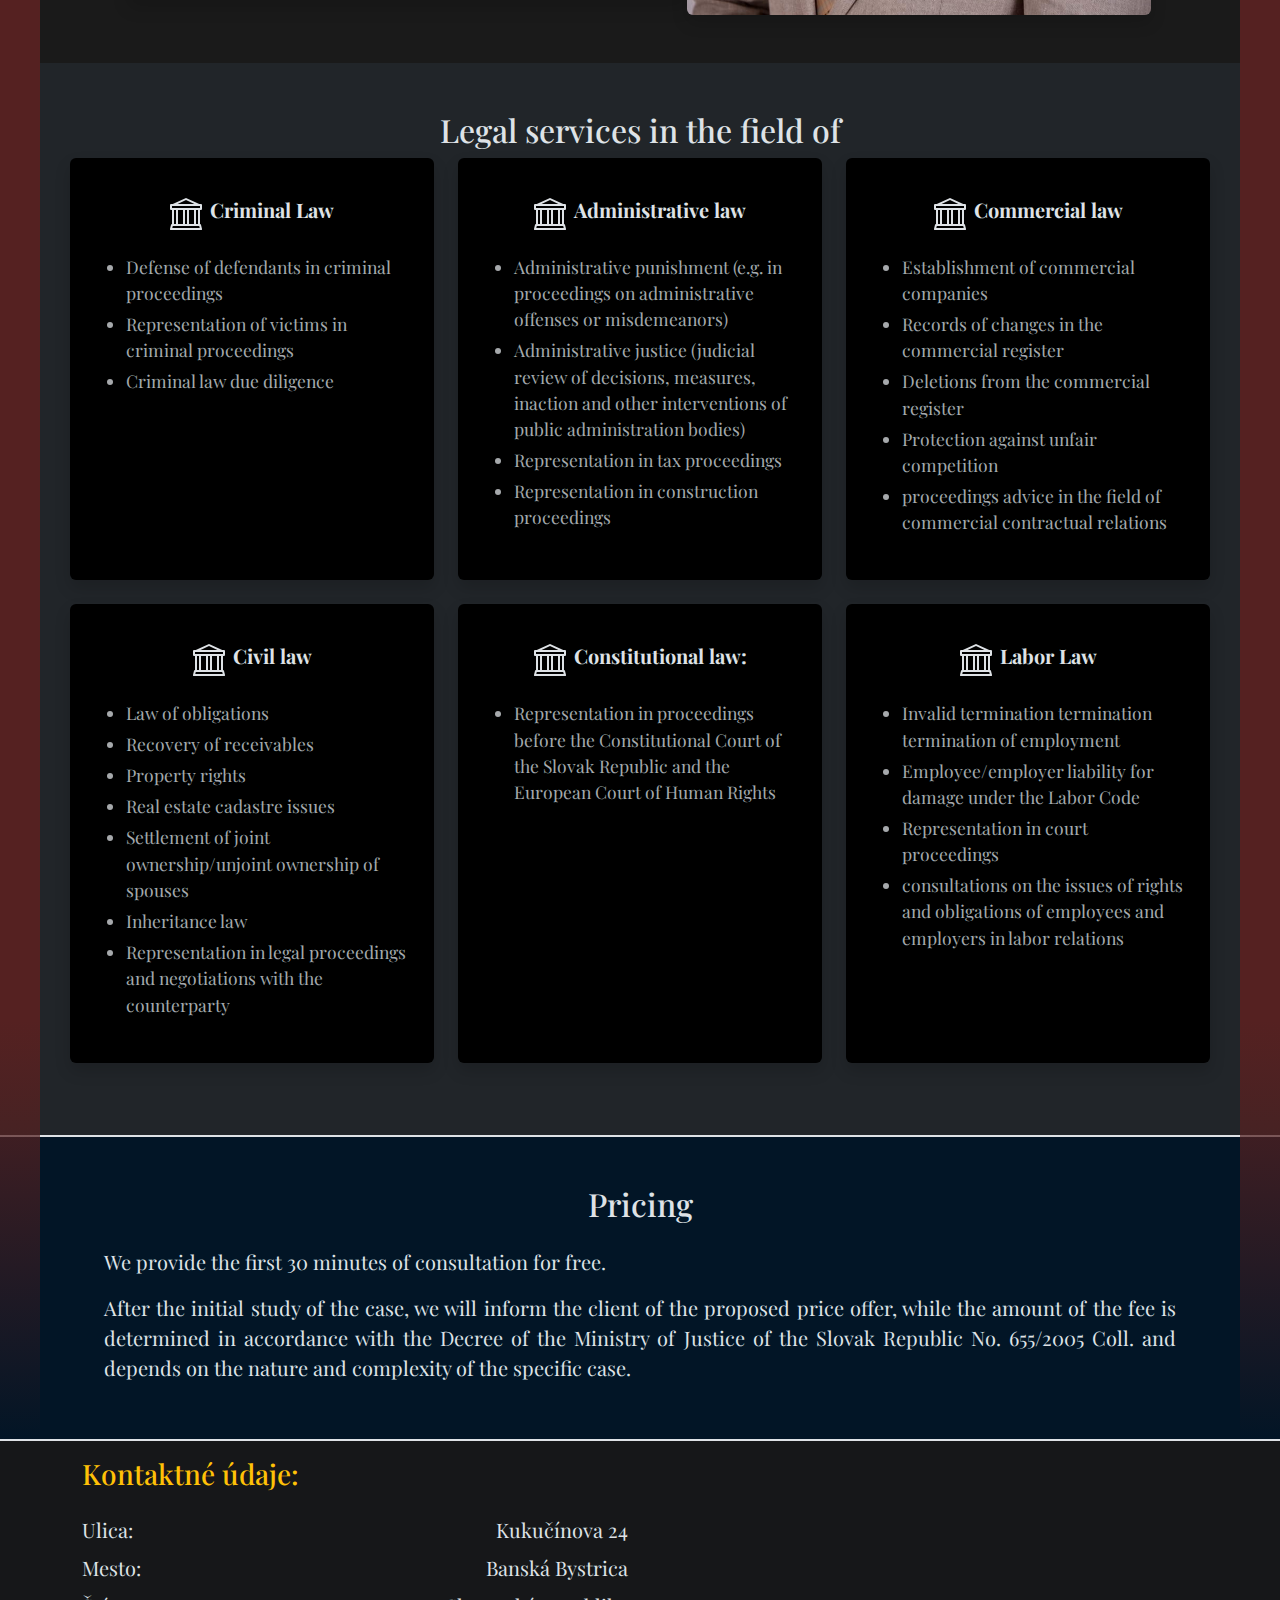
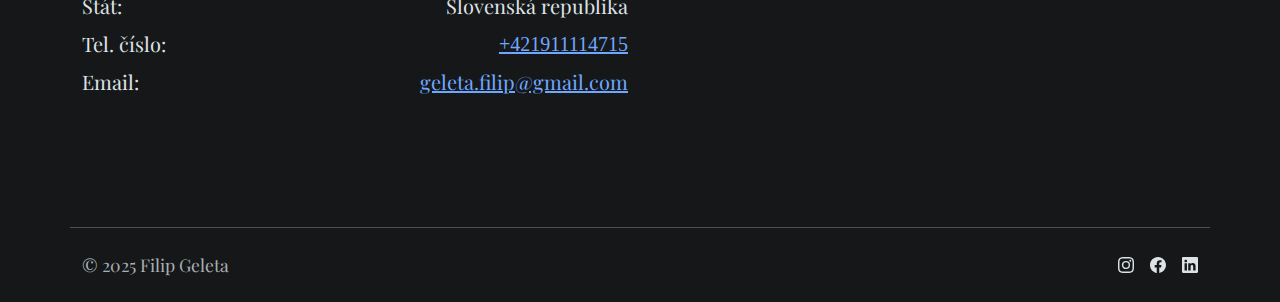
<file: indexEn.html>
<!doctype html>
<html lang="en">

<head>
  <meta charset="utf-8">
  <meta name="viewport" content="width=device-width, initial-scale=1">
  <title>JUDr Filip Geleta</title>
  <link href="https://cdn.jsdelivr.net/npm/bootstrap@5.3.3/dist/css/bootstrap.min.css" rel="stylesheet"
    integrity="sha384-QWTKZyjpPEjISv5WaRU9OFeRpok6YctnYmDr5pNlyT2bRjXh0JMhjY6hW+ALEwIH" crossorigin="anonymous">
  <link href="https://fonts.googleapis.com/css2?family=Playfair+Display:ital,wght@0,400..900;1,400..900&display=swap"
    rel="stylesheet">
  <link rel="stylesheet" href="./src/css/styles.css">
  <script src="./src/js/script.js"></script>

</head>

<body data-bs-theme="dark">
  <div id="top-banner" class="top-banner">
    <span >Tel. number: <a href="tel:+421911114715" style="font-family: Times New Roman;">+421 911 114 715 </a></span>
  </div>
  <div id="navbar-placeholder"></div>

  <section id="hero" class="hero-section">
    <img class="hero-media" src="./public/assets/images/Hero-bg.jpg" alt="Hero image">

    <div class="hero-text">
      <div class="hero-text-inner">
        <h1 class="hero-name pb-3 playfair-font">Law office of <br> JUDr. Filip Geleta</h1>
        <h1 class="starting_phrase_latin playfair-font sm-font mt-5 sm-hide">„Iustitia est constans et perpetua voluntas
          ius suum cuique tribuendi.“</h1>
        <h2 class="starting_phrase_normal playfair-font sm-font mt-5 sm-hide">„Justice is the constant and perpetual will to render to each one his due“.<br>(Ulpianus)</h2>
      </div>
    </div>
  </section>

  <div class="vertical-line-wrapper position-relative">
    <span class="border-line border-line-left" ></span>
    <span class="border-line border-line-right"></span>

<div style="background-color: #1a1a1a; padding: 3rem 0;">
  <section id="about-us" class="sections-width section-scroll">
    <div class="container">
      <div class="row align-items-center justify-content-center g-0">
        
        <!-- Text Block -->
        <div class="col-lg-6 position-relative">
          <div class="bg-dark-red text-white p-5 shadow me-lg-n5">
            <h3 class="fw-bold mb-3">About attorney</h3>
            <p class="mb-0" style="text-align: justify;">
              JUDr. Filip Geleta is an attorney residing in Banská Bystrica, Slovak Republic, practicing throughout the whole area of Slovak Republic. In 2016, he completed his master's degree with honors at the Faculty of Law of Comenius University in Bratislava by taking the state exam and, after completing his legal internship, he passed the bar exam with honors in 2020. 
              <br>In 2021, he was awarded the title of JUDr.(iuris utriusque doctor) after defending his rigorous thesis. Since August 2021, he has been working as a bankruptcy administrator. 
              <br>JUDr. Filip Geleta actively publishes and speaks at legal scientific conferences in the field of criminal law and administrative punishment.
            </p>
          </div>
        </div>

        <!-- Image Block -->
        <div class="col-lg-5 mt-4 mt-lg-0 ">
          <img src="./public/assets/images/Profile.jpg" alt="Profile image" class="img-fluid shadow rounded">
        </div>

      </div>
    </div>
  </section>
</div>



    <section id="services" class="sections-width my-5 section-scroll">
      <div class="text-center">
        <h2>Legal services in the field of</h2>
      </div>

      <div class="container container-services">
        <div class="row justify-content-center">
          
          <!-- Trestné -->
          <div class="col-lg-4 col-md-6 mb-4 col-sm-12 ">
            <div class="card h-100 text-center p-4 border-0 shadow service-item bg-black">
              <div class="mb-3">
                <i class="bi bi-briefcase fs-1 text-primary"></i>
              </div>
              <div class="d-flex align-items-center justify-content-center gap-2 mb-2">
                <svg xmlns="http://www.w3.org/2000/svg" width="32" height="32" fill="currentColor" class="bi bi-bank " viewBox="0 0 16 16">
                  <path d="m8 0 6.61 3h.89a.5.5 0 0 1 .5.5v2a.5.5 0 0 1-.5.5H15v7a.5.5 0 0 1 .485.38l.5 2a.498.498 0 0 1-.485.62H.5a.498.498 0 0 1-.485-.62l.5-2A.5.5 0 0 1 1 13V6H.5a.5.5 0 0 1-.5-.5v-2A.5.5 0 0 1 .5 3h.89zM3.777 3h8.447L8 1zM2 6v7h1V6zm2 0v7h2.5V6zm3.5 0v7h1V6zm2 0v7H12V6zM13 6v7h1V6zm2-1V4H1v1zm-.39 9H1.39l-.25 1h13.72z"/>
                </svg>
                

                <h5 class="fw-bold">Criminal Law</h5>
              </div>
              <ul class="small text-start text-muted">
                <li>Defense of defendants in criminal proceedings</li>
                <li>Representation of victims in criminal proceedings</li>
                <li>Criminal law due diligence</li>
              </ul>
            </div>
          </div>

          <!--Správne-->
          <div class="col-lg-4 col-md-6 mb-4 col-sm-12 ">
            <div class="card h-100 text-center p-4 border-0 shadow service-item bg-black">
              <div class="mb-3">
                <i class="bi bi-briefcase fs-1 text-primary"></i>
              </div>
              <div class="d-flex align-items-center justify-content-center gap-2 mb-2">
                <svg xmlns="http://www.w3.org/2000/svg" width="32" height="32" fill="currentColor" class="bi bi-bank " viewBox="0 0 16 16">
                  <path d="m8 0 6.61 3h.89a.5.5 0 0 1 .5.5v2a.5.5 0 0 1-.5.5H15v7a.5.5 0 0 1 .485.38l.5 2a.498.498 0 0 1-.485.62H.5a.498.498 0 0 1-.485-.62l.5-2A.5.5 0 0 1 1 13V6H.5a.5.5 0 0 1-.5-.5v-2A.5.5 0 0 1 .5 3h.89zM3.777 3h8.447L8 1zM2 6v7h1V6zm2 0v7h2.5V6zm3.5 0v7h1V6zm2 0v7H12V6zM13 6v7h1V6zm2-1V4H1v1zm-.39 9H1.39l-.25 1h13.72z"/>
                </svg>
                
                <h5 class="fw-bold">Administrative law</h5>
              </div>
              <ul class="small text-start text-muted">
                <li>Administrative punishment (e.g. in proceedings on administrative offenses or misdemeanors)</li>
                <li>Administrative justice (judicial review of decisions, measures, inaction and other interventions of public administration bodies)</li>
                <li>Representation in tax proceedings</li>
                <li>Representation in construction proceedings</li>
              </ul>
              
            </div>
          </div>

          <div class="col-lg-4 col-md-6 mb-4 col-sm-12 ">
            <div class="card h-100 text-center p-4 border-0 shadow service-item bg-black">
              <div class="mb-3">
                <i class="bi bi-briefcase fs-1 text-primary"></i>
              </div>
              <div class="d-flex align-items-center justify-content-center gap-2 mb-2">
                <svg xmlns="http://www.w3.org/2000/svg" width="32" height="32" fill="currentColor" class="bi bi-bank " viewBox="0 0 16 16">
                  <path d="m8 0 6.61 3h.89a.5.5 0 0 1 .5.5v2a.5.5 0 0 1-.5.5H15v7a.5.5 0 0 1 .485.38l.5 2a.498.498 0 0 1-.485.62H.5a.498.498 0 0 1-.485-.62l.5-2A.5.5 0 0 1 1 13V6H.5a.5.5 0 0 1-.5-.5v-2A.5.5 0 0 1 .5 3h.89zM3.777 3h8.447L8 1zM2 6v7h1V6zm2 0v7h2.5V6zm3.5 0v7h1V6zm2 0v7H12V6zM13 6v7h1V6zm2-1V4H1v1zm-.39 9H1.39l-.25 1h13.72z"/>
                </svg>
                

                <h5 class="fw-bold">Commercial law</h5>
              </div>
              <ul class="small text-start text-muted">
                <li>Establishment of commercial companies</li>
                <li>Records of changes in the commercial register</li>
                <li>Deletions from the commercial register</li>
                <li>Protection against unfair competition</li>
                <li>proceedings advice in the field of commercial contractual relations</li>
              </ul>
              
            </div>
          </div>

          <!-- Druhý riadok -->
          <div class="col-lg-4 col-md-6 mb-4 col-sm-12 ">
            <div class="card h-100 text-center p-4 border-0 shadow service-item bg-black">
              <div class="mb-3">
                <i class="bi bi-briefcase fs-1 text-primary"></i>
              </div>
              <div class="d-flex align-items-center justify-content-center gap-2 mb-2">
                <svg xmlns="http://www.w3.org/2000/svg" width="32" height="32" fill="currentColor" class="bi bi-bank " viewBox="0 0 16 16">
                  <path d="m8 0 6.61 3h.89a.5.5 0 0 1 .5.5v2a.5.5 0 0 1-.5.5H15v7a.5.5 0 0 1 .485.38l.5 2a.498.498 0 0 1-.485.62H.5a.498.498 0 0 1-.485-.62l.5-2A.5.5 0 0 1 1 13V6H.5a.5.5 0 0 1-.5-.5v-2A.5.5 0 0 1 .5 3h.89zM3.777 3h8.447L8 1zM2 6v7h1V6zm2 0v7h2.5V6zm3.5 0v7h1V6zm2 0v7H12V6zM13 6v7h1V6zm2-1V4H1v1zm-.39 9H1.39l-.25 1h13.72z"/>
                </svg>
                <h5 class="fw-bold">Civil law</h5>
              </div>
              <ul class="small text-start text-muted">
                <li>Law of obligations</li>
                <li>Recovery of receivables</li>
                <li>Property rights</li>
                <li>Real estate cadastre issues</li>
                <li>Settlement of joint ownership/unjoint ownership of spouses</li>
                <li>Inheritance law</li>
                <li>Representation in legal proceedings and negotiations with the counterparty</li>
              </ul>
              
            </div>
          </div>

          <div class="col-lg-4 col-md-6 mb-4 col-sm-12 ">
            <div class="card h-100 text-center p-4 border-0 shadow service-item bg-black">
              <div class="mb-3">
                <i class="bi,, bi-briefcase fs-1 text-primary"></i>
              </div>
              <div class="d-flex align-items-center justify-content-center gap-2 mb-2">
                <svg xmlns="http://www.w3.org/2000/svg" width="32" height="32" fill="currentColor" class="bi bi-bank " viewBox="0 0 16 16">
                  <path d="m8 0 6.61 3h.89a.5.5 0 0 1 .5.5v2a.5.5 0 0 1-.5.5H15v7a.5.5 0 0 1 .485.38l.5 2a.498.498 0 0 1-.485.62H.5a.498.498 0 0 1-.485-.62l.5-2A.5.5 0 0 1 1 13V6H.5a.5.5 0 0 1-.5-.5v-2A.5.5 0 0 1 .5 3h.89zM3.777 3h8.447L8 1zM2 6v7h1V6zm2 0v7h2.5V6zm3.5 0v7h1V6zm2 0v7H12V6zM13 6v7h1V6zm2-1V4H1v1zm-.39 9H1.39l-.25 1h13.72z"/>
                </svg>
                <h5 class="fw-bold">Constitutional law:</h5>
              </div>
              <ul class="small text-start text-muted">
                <li>Representation in proceedings before the Constitutional Court of the Slovak Republic and the European Court of Human Rights</li>

              </ul>

            </div>
          </div>

          <div class="col-lg-4 col-md-6 mb-4 col-sm-12 ">
            <div class="card h-100 text-center p-4 border-0 shadow service-item bg-black">
              <div class="mb-3">
                <i class="bi bi-briefcase fs-1 text-primary"></i>
              </div>
              <div class="d-flex align-items-center justify-content-center gap-2 mb-2">
                <svg xmlns="http://www.w3.org/2000/svg" width="32" height="32" fill="currentColor" class="bi bi-bank " viewBox="0 0 16 16">
                  <path d="m8 0 6.61 3h.89a.5.5 0 0 1 .5.5v2a.5.5 0 0 1-.5.5H15v7a.5.5 0 0 1 .485.38l.5 2a.498.498 0 0 1-.485.62H.5a.498.498 0 0 1-.485-.62l.5-2A.5.5 0 0 1 1 13V6H.5a.5.5 0 0 1-.5-.5v-2A.5.5 0 0 1 .5 3h.89zM3.777 3h8.447L8 1zM2 6v7h1V6zm2 0v7h2.5V6zm3.5 0v7h1V6zm2 0v7H12V6zM13 6v7h1V6zm2-1V4H1v1zm-.39 9H1.39l-.25 1h13.72z"/>
                </svg>
                <h5 class="fw-bold">Labor Law</h5>
              </div>
              <ul class="small text-start text-muted">
                <li>Invalid termination termination termination of employment</li>
                <li>Employee/employer liability for damage under the Labor Code</li>
                <li>Representation in court proceedings</li>
                <li>consultations on the issues of rights and obligations of employees and employers in labor relations</li>
              </ul>
              
            </div>
          </div>

        </div>

      </div>
    </section>
    <div class="bg-dark-red" style="padding-bottom: 0.5rem; border-top: solid 2px; border-bottom: solid 2px;">
      <section id="pricing" class="sections-width my-5 section-scroll">
        <div class="text-center">
          <h2 class="mb-4">Pricing</h2>
        </div>
        <div class="mx-lg-5 px-3 font-20" >
          <p>We provide the first 30 minutes of consultation for free.</p>
          <p class="mt-3" style="text-align: justify;">After the initial study of the case, we will inform the client of the proposed price offer, while the amount of the fee is determined in accordance with the Decree of the Ministry of Justice of the Slovak Republic No. 655/2005 Coll. and depends on the nature and complexity of the specific case.</p>
        </div>
      </section>
    </div>


  </div>

  <section id="footer" class="bg-secondary-subtle section-scroll" style=>
    <div id="footer-placeholder"></div>
  </section>

  <script src="https://cdn.jsdelivr.net/npm/bootstrap@5.3.3/dist/js/bootstrap.bundle.min.js"
    integrity="sha384-YvpcrYf0tY3lHB60NNkmXc5s9fDVZLESaAA55NDzOxhy9GkcIdslK1eN7N6jIeHz"
    crossorigin="anonymous"></script>

</body>

</html>
</file>
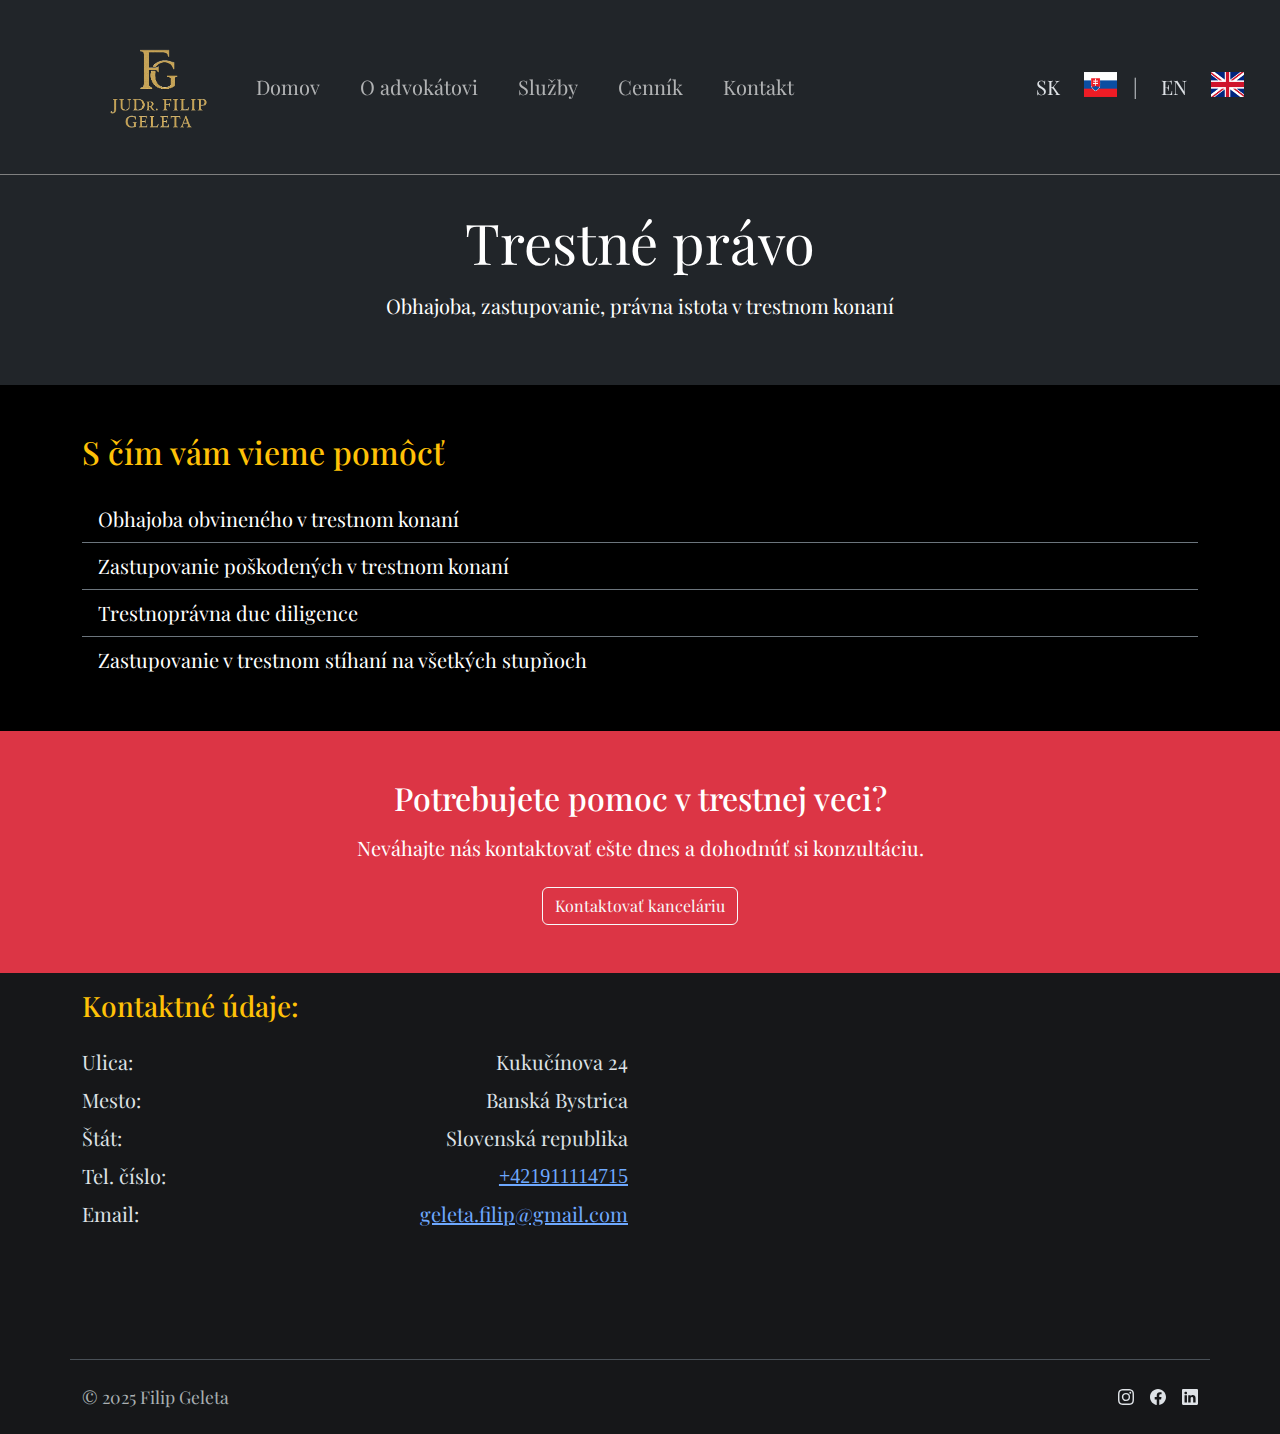
<file: service.html>
<html >
<head>
    <meta charset="utf-8">
    <meta name="viewport" content="width=device-width, initial-scale=1">
    <title>Sluzba</title>

    <link href="https://cdn.jsdelivr.net/npm/bootstrap@5.3.3/dist/css/bootstrap.min.css" rel="stylesheet" integrity="sha384-QWTKZyjpPEjISv5WaRU9OFeRpok6YctnYmDr5pNlyT2bRjXh0JMhjY6hW+ALEwIH" crossorigin="anonymous">
    <link href="https://fonts.googleapis.com/css2?family=Playfair+Display:ital,wght@0,400..900;1,400..900&display=swap" rel="stylesheet">
    <link rel="stylesheet" href="/src/css/styles.css">
    <script src="/src/js/script.js"></script>
</head>

<body data-bs-theme="dark">

  <div id="navbar-topside"></div>
  <div id="navbar-placeholder"></div>

  <!-- Hero Section -->
  <section class="bg-dark text-white py-5 text-center" style="margin-top:10rem;">
    <div class="container">
      <h1 class="display-4 playfair-font">Trestné právo</h1>
      <p class="lead mt-3">Obhajoba, zastupovanie, právna istota v trestnom konaní</p>
    </div>
  </section>

  <!-- Detail služieb -->
  <section class="py-5 bg-black text-white">
    <div class="container">
      <h2 class="text-warning mb-4">S čím vám vieme pomôcť</h2>
      <ul class="list-group list-group-flush">
        <li class="list-group-item bg-black text-white border-secondary">Obhajoba obvineného v trestnom konaní</li>
        <li class="list-group-item bg-black text-white border-secondary">Zastupovanie poškodených v trestnom konaní</li>
        <li class="list-group-item bg-black text-white border-secondary">Trestnoprávna due diligence</li>
        <li class="list-group-item bg-black text-white border-secondary">Zastupovanie v trestnom stíhaní na všetkých stupňoch</li>
      </ul>
    </div>
  </section>

  <!-- CTA / Kontakt -->
  <section class="py-5 text-center bg-danger text-white">
    <div class="container">
      <h2 class="mb-3">Potrebujete pomoc v trestnej veci?</h2>
      <p class="mb-4">Neváhajte nás kontaktovať ešte dnes a dohodnúť si konzultáciu.</p>
      <a href="/#contact" class="btn btn-outline-light">Kontaktovať kanceláriu</a>
    </div>
  </section>

  <section id="footer" class="bg-secondary-subtle">
    <div id="footer-placeholder"></div>
  </section>

  <script src="https://cdn.jsdelivr.net/npm/bootstrap@5.3.3/dist/js/bootstrap.bundle.min.js"></script>
</body>

</html>
</file>
<file: src/css/styles.css>
/* 
  Custom styles for JUDr. Filip Geleta website
  © 2025 Advokátska kancelária JUDr. Filip Geleta. All rights reserved.

  Bootstrap framework © 2011–2025 Twitter, Inc.
  Licensed under MIT License
  https://getbootstrap.com
*/



html {
  scroll-behavior: smooth;
}

body {
  font-family: "Playfair Display", serif;
  font-size: 20px;
}

/* Fonts */

.playfair-font {
  font-family: "Playfair Display", serif;
}

.font-20 {
  font-size: 20px;
}

.font-30 {
  font-size: 30px;
}

.text-justify {
  text-align: justify;
}

.bg-dark-red {
  background-color: #021526 !important;
}

.icon-white path {
  fill: white;
}

.information-list {
  display: flex;         
  gap: 2rem;             
  padding-left: 0;
  margin: 0;     
  list-style: none;         
}

.navbar {
  padding-top: 0.25rem;
  padding-bottom: 0.25rem;
}

.carousel-item img {
  height: 100vh;
  object-fit: cover;
  border-bottom: 1px solid grey;

}

.hero-section {
  position: relative;
  width: 100%;
  height: 100vh;
  overflow: hidden;
}

.hero-section::after {
  content: "";
  position: absolute;
  bottom: 0;
  left: 0;
  height: 200px;
  width: 100%;
  /* Original rgba: (25, 37, 41, 1) */
  background: linear-gradient(to bottom, rgba(0, 0, 0, 0) 0%, rgba(26, 26, 26, 1) 100%);

}

.hero-media {
  width: 100%;
  height: 100%;
  object-fit: cover;
  opacity: 0.3;
}

.hero-text {
  position: absolute;
  top: 40%;
  left: 50%;
  transform: translate(-50%, -50%);
  color: white;
  text-align: center;
  padding: 1rem;
  max-width: 700px;
}

.hero-text-inner {
  opacity: 0;
  transform: translateY(20px);
  transition: opacity 2s ease, transform 2s ease;

}

.hero-text-inner.visible {
  opacity: 1;
  transform: translateY(0);
}

.hero-name {
  text-shadow:
    -2px -2px 0 black,
    2px -2px 0 black,
    -2px 2px 0 black,
    2px 2px 0 black;
}

.dropdown-divider {
  border-top: 1px solid rgba(255, 255, 255, 0.2);
}

.section-scroll {
  scroll-margin: 10rem;
}

.sections-width {
  max-width: 1200px;
  margin: 0 auto;

}

/*About us */
.profil-image {
  height: 100%;
  border: solid 1px;
}


.service-item ul {
  margin-top: 1rem;
}

.service-item li {
  margin-bottom: 0.3rem;
}


.pricing-bg {
  background-color: rgb(0, 0, 82);
  clip-path: polygon(0 0, 100% 0%, 100% 71%, 0 100%);
  ;
  height: 500px;
  z-index: 0;
  /*border-top: 3px solid gray; */

}

.map-location {
  max-height: 250px;
  height: 250px;
  overflow: hidden;
}


#footer {
  position: relative;
}

@media (min-width: 992px) {

  :root {
    --banner-h: 40px;
    /* adjust to your real height */
  }

  .top-banner {
    position: sticky;
    inset: 0 0 auto 0;
    height: var(--banner-h);

    color: #fff;
    display: flex;
    align-items: right;
    justify-content: right;
    z-index: 1040;
    padding-top: 0.3rem;
    padding-right: 6rem;

    /* start in view */
    transform: translateY(0);
    opacity: 1;

    /* animate position & opacity */
    transition: transform 0.3s ease, opacity 0.3s ease;
  }

  .banner-hidden {
    transform: translateY(-100%);
    opacity: 0;
  }

  .ms-lg-6 {
    margin-left: 6rem !important;
  }

  .navbar {
    background-color: rgba(33, 37, 41, 0) !important;
    border-bottom: 1px solid grey;
  }

  .navbar-scrolled {
    background-color: rgba(33, 37, 41, 1) !important;
  }

  .navbar-animated {
    padding-top: 2rem;
    padding-bottom: 2rem;
    transition: padding 0.3s ease, background-color 0.5s ease;
  }

  .navbar-animated-scrolled {
    padding-top: 1rem;
    padding-bottom: 1rem;
  }

  .hero-text {
    top: 50%;
  }

  .starting_phrase_latin {
    display: inline;
    font-size: 38px;
    text-shadow:
      -2px -2px 0 black,
      2px -2px 0 black,
      -2px 2px 0 black,
      2px 2px 0 black;
  }

  .starting_phrase_normal {

    text-shadow:
      -2px -2px 0 black,
      2px -2px 0 black,
      -2px 2px 0 black,
      2px 2px 0 black;
  }

  .container-services {
    padding-left: 0 !important;
    padding-right: 0 !important;
  }



  .service-item {
    transition: 1s;
  }

  .service-item:hover {
    background-color: rgba(255, 255, 255, 0.2);

  }

  .border-line-container {
    position: absolute;
    top: 100vh;
    left: 0;
    width: 100%;
    height: 100%;
    pointer-events: none;
    z-index: 0;
  }

.border-line {
  position: absolute;
  top: 0;
  bottom: 0;
  width: 2.5rem;
  background: linear-gradient(
    to bottom,
    transparent 0%,      /* fully transparent at very top */
    #552121 20%,         /* fade in to solid */
    #552121 80%,         /* keep solid through most of the height */
    transparent 100%     /* fade out to transparent at bottom */
  );
  z-index: 1;
}

  .border-line-right {
    right: 0;
  }

  .border-line-left {
    left: 0;
  }

}

@media (max-width: 992px) {

  .sm-font-about{
    font-size: 18px;
  }

  .sm-alignment-left {
    text-align: left;
  }

  .top-banner {
    visibility: hidden;
  }

  .sm-navbar {
    background-color: rgba(0, 0, 0, 1) !important;
    transition: background-color 0.3s ease;
  }

  .sm-gap-3 {
    gap: 0.9rem !important;
  }

  .sm-font {
    font-size: 28px !important;
  }

  .sm-hide {

    font-size: 20px !important;
  }

  .hero-text {
    font-size: 20px;
    top: 50%;
  }

  .hero-name {
    padding-bottom: 1rem;
    ;
  }

  .hero-text {
    width: 70%
  }

  .hero-name {
    font-size: 25px;
    margin-top: 0.5rem !important;
    padding-bottom: 1rem !important;
  }

  .starting_phrase_latin {
    margin-top: 1rem !important;
    padding-bottom: 1rem !important;
  }

  .starting_phrase_normal {
    margin-top: 1rem !important;
  }

@media (max-width: 768px) {
  .information-margin {
    margin-left: 0 !important;
  }
}

}
</file>
